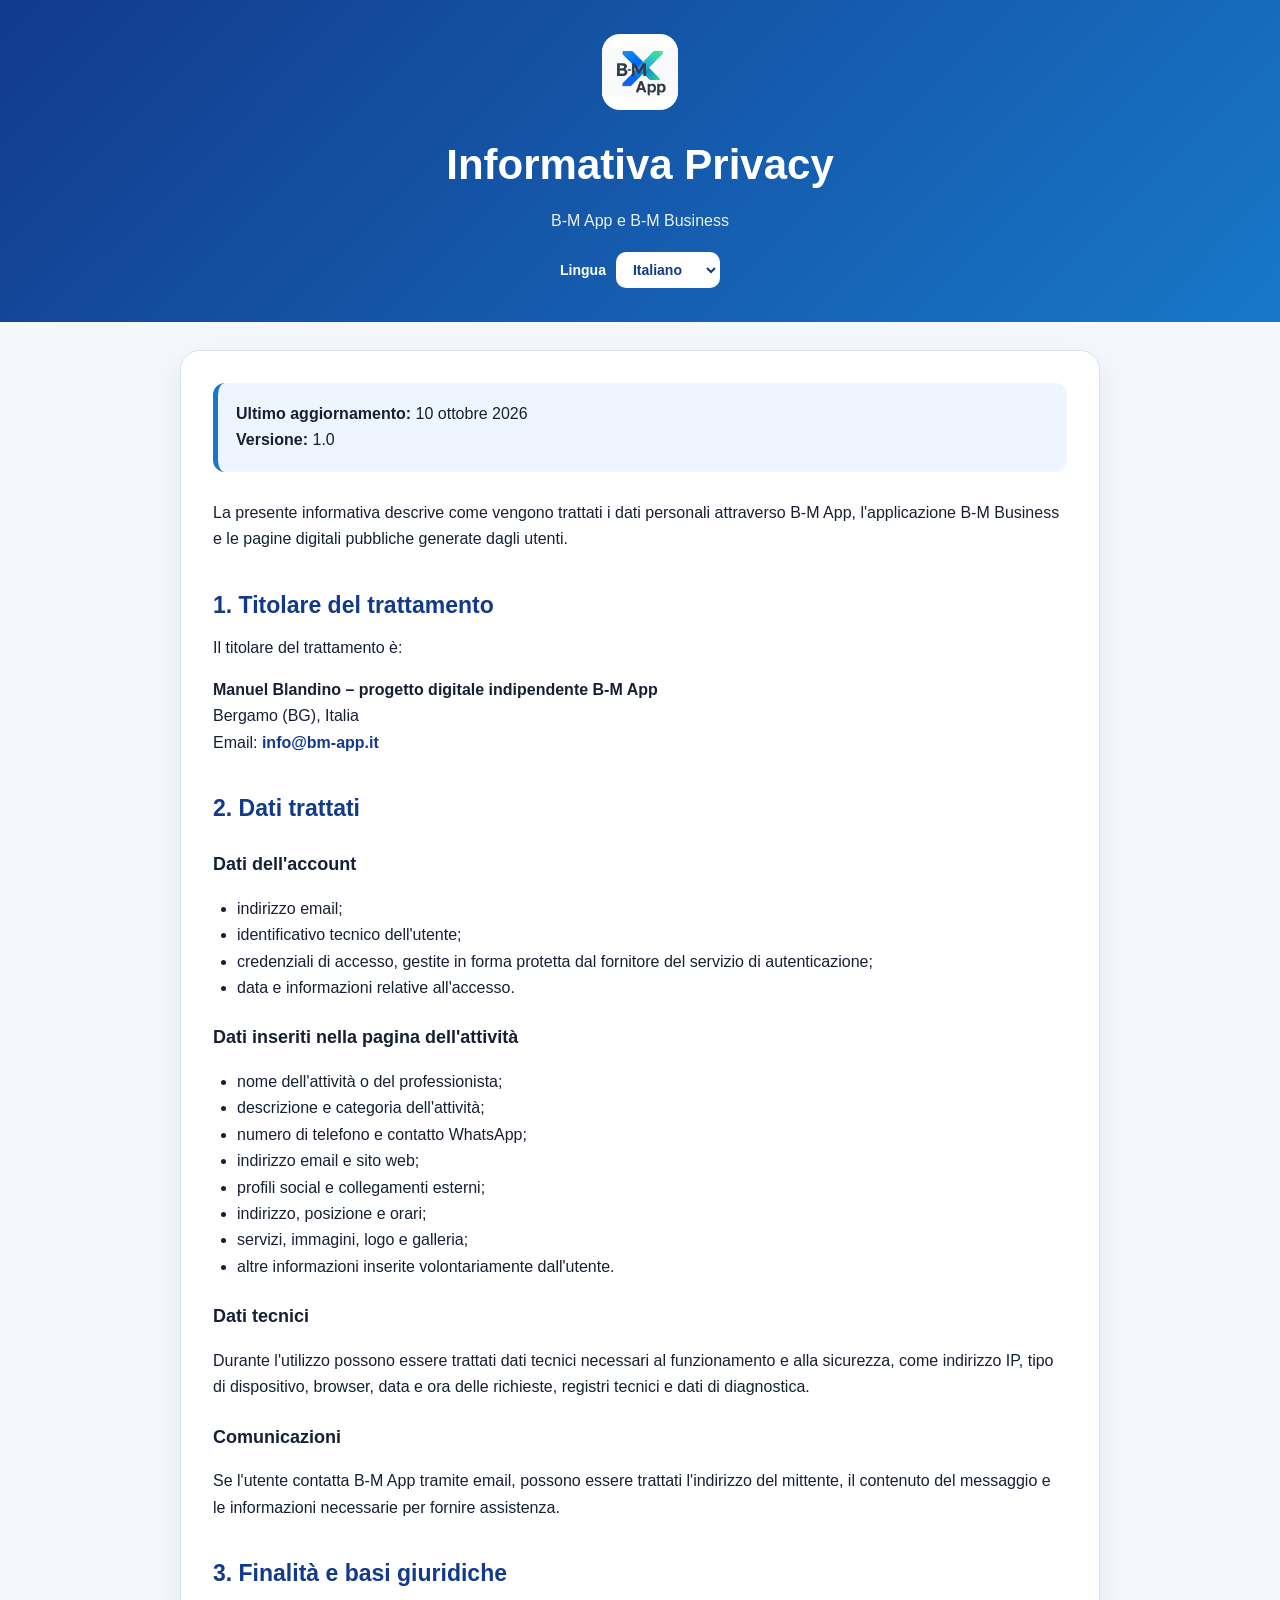
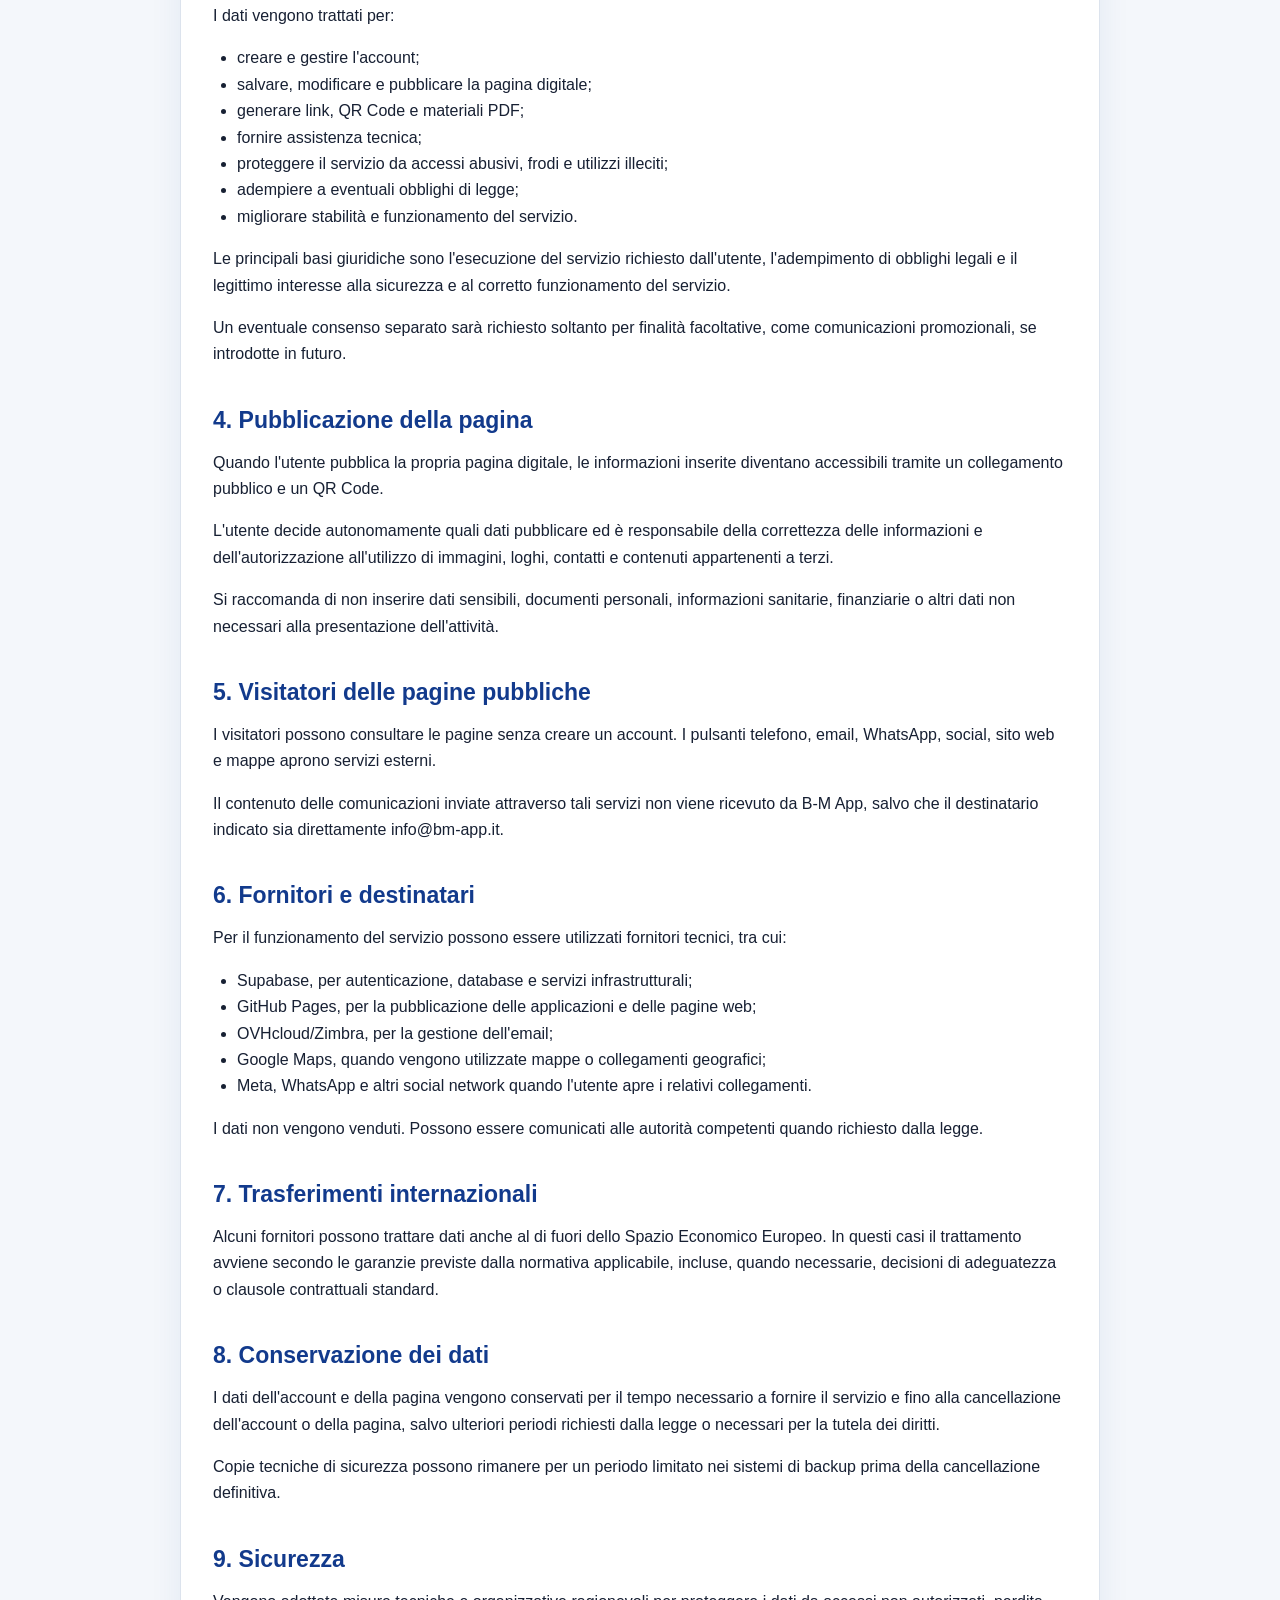
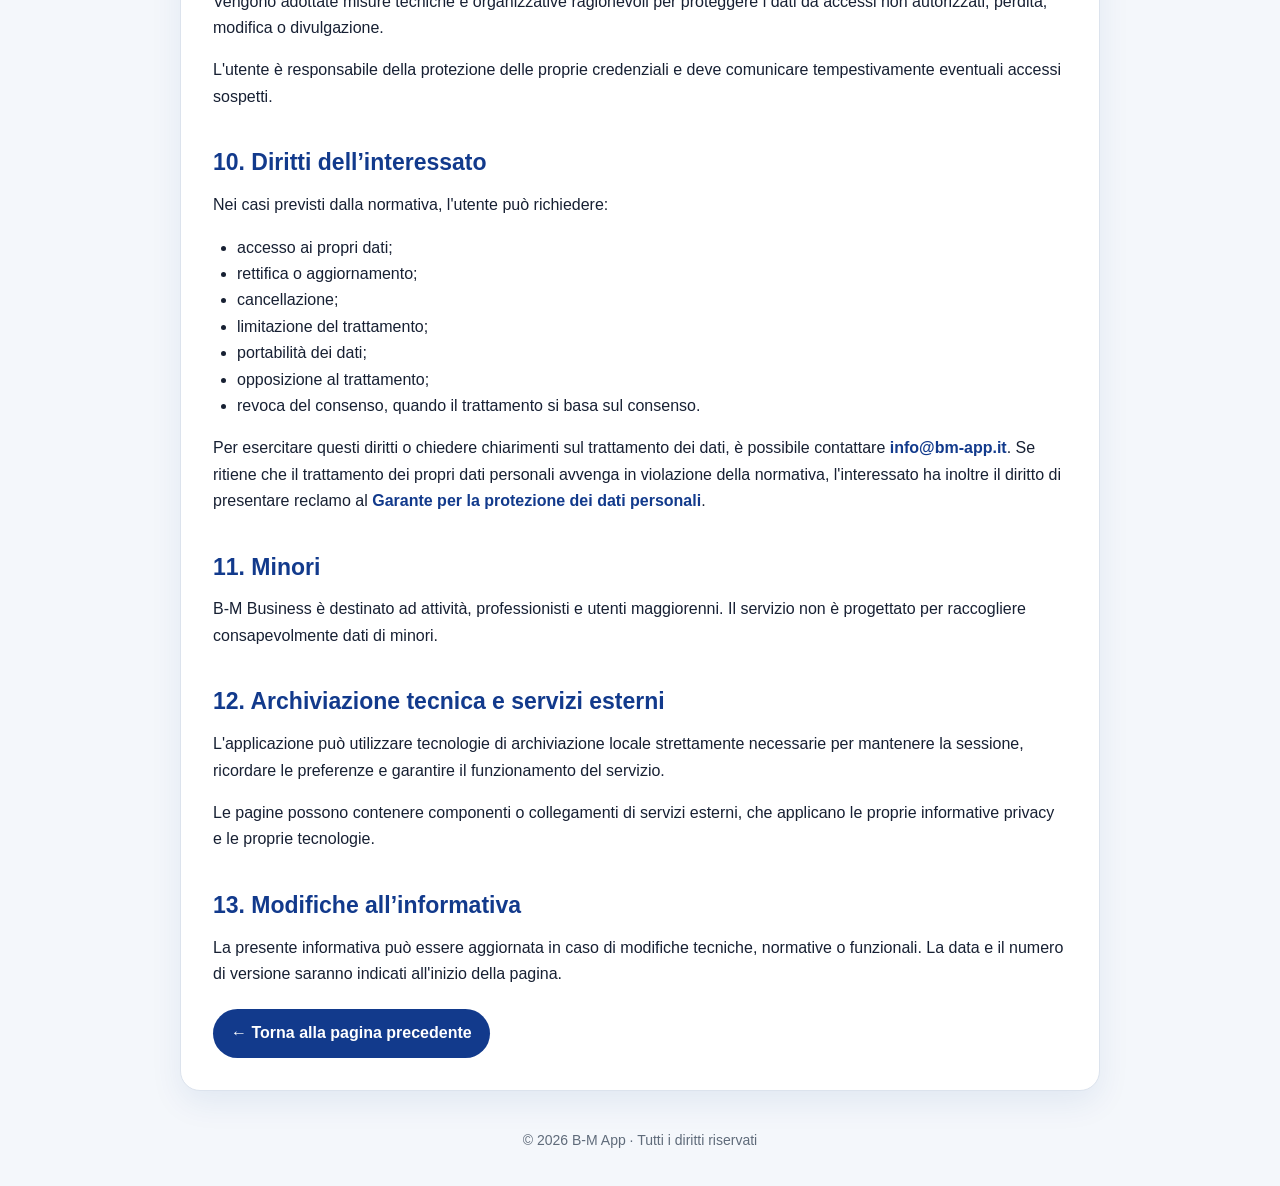
<file: privacy.html>
<!DOCTYPE html>
<html lang="it">
<head>
  <meta charset="UTF-8">
  <meta name="viewport" content="width=device-width, initial-scale=1.0">
  <title>Informativa Privacy | B-M App</title>
  <meta id="page-description" name="description" content="Informativa sul trattamento dei dati personali dei servizi B-M App e B-M Business.">
  <meta name="theme-color" content="#123A8C">
  <link rel="icon" type="image/png" href="/images/logo-bm.png">

  <style>
    :root {
      --primary: #123a8c;
      --secondary: #1877c9;
      --background: #f4f7fb;
      --surface: #ffffff;
      --text: #172033;
      --muted: #5f6b7a;
      --border: #dce3ed;
      --notice: #eef5ff;
    }

    * { box-sizing: border-box; }

    body {
      margin: 0;
      background: var(--background);
      color: var(--text);
      font-family: Arial, Helvetica, sans-serif;
      line-height: 1.65;
    }

    .privacy-header {
      padding: 34px 20px;
      color: #ffffff;
      text-align: center;
      background: linear-gradient(135deg, var(--primary), var(--secondary));
    }

    .privacy-logo {
      width: 76px;
      height: 76px;
      margin-bottom: 12px;
      border-radius: 18px;
      background: #ffffff;
      object-fit: contain;
    }

    .privacy-header h1 {
      margin: 0;
      font-size: clamp(28px, 5vw, 42px);
    }

    .privacy-header p {
      margin: 8px 0 0;
      color: #ffffff;
      opacity: 0.92;
    }

    .language-control {
      display: flex;
      justify-content: center;
      align-items: center;
      gap: 10px;
      margin-top: 18px;
    }

    .language-control label {
      color: #ffffff;
      font-size: 14px;
      font-weight: 700;
    }

    .language-control select {
      padding: 8px 12px;
      border: 1px solid rgba(255, 255, 255, 0.65);
      border-radius: 10px;
      color: var(--primary);
      background: #ffffff;
      font-size: 14px;
      font-weight: 700;
      cursor: pointer;
    }

    .privacy-container {
      width: min(920px, calc(100% - 28px));
      margin: 28px auto;
      padding: 32px;
      border: 1px solid var(--border);
      border-radius: 20px;
      background: var(--surface);
      box-shadow: 0 12px 32px rgba(18, 58, 140, 0.08);
    }

    .privacy-notice {
      margin-bottom: 28px;
      padding: 18px;
      border-left: 5px solid var(--secondary);
      border-radius: 12px;
      background: var(--notice);
    }

    h2 {
      margin-top: 34px;
      margin-bottom: 10px;
      color: var(--primary);
      font-size: 23px;
    }

    h3 {
      margin-top: 22px;
      margin-bottom: 8px;
      color: var(--text);
      font-size: 18px;
    }

    p, li { color: var(--text); }
    ul { padding-left: 24px; }

    a {
      color: var(--primary);
      font-weight: 700;
      text-decoration: none;
    }

    a:hover { text-decoration: underline; }

    .privacy-footer {
      padding: 10px 20px 34px;
      color: var(--muted);
      text-align: center;
      font-size: 14px;
    }

    .back-link {
      display: inline-block;
      margin-top: 22px;
      padding: 11px 18px;
      border-radius: 999px;
      color: #ffffff;
      background: var(--primary);
    }

    .back-link:hover {
      text-decoration: none;
      background: #0d2f75;
    }

    @media (max-width: 600px) {
      .privacy-container {
        padding: 22px 18px;
        border-radius: 14px;
      }

      h2 { font-size: 21px; }
    }
  </style>
</head>

<body>
  <header class="privacy-header">
    <img class="privacy-logo" src="/images/logo-bm.png" alt="Logo B-M App">
    <h1 id="privacy-title">Informativa Privacy</h1>
    <p id="privacy-subtitle">B-M App e B-M Business</p>

    <div class="language-control">
      <label id="language-label" for="language-select">Lingua</label>
      <select id="language-select" aria-label="Lingua">
        <option value="it">Italiano</option>
        <option value="en">English</option>
        <option value="es">Español</option>
        <option value="fr">Français</option>
        <option value="de">Deutsch</option>
      </select>
    </div>
  </header>

  <main class="privacy-container" id="privacy-content"></main>

  <footer class="privacy-footer" id="privacy-footer">
    © 2026 B-M App · Tutti i diritti riservati
  </footer>

  <script>
    const commonController = {
      it: '<strong>Manuel Blandino – progetto digitale indipendente B-M App</strong><br>Bergamo (BG), Italia<br>Email: <a href="mailto:info@bm-app.it">info@bm-app.it</a>',
      en: '<strong>Manuel Blandino – independent digital project B-M App</strong><br>Bergamo (BG), Italy<br>Email: <a href="mailto:info@bm-app.it">info@bm-app.it</a>',
      es: '<strong>Manuel Blandino – proyecto digital independiente B-M App</strong><br>Bérgamo (BG), Italia<br>Correo electrónico: <a href="mailto:info@bm-app.it">info@bm-app.it</a>',
      fr: '<strong>Manuel Blandino – projet numérique indépendant B-M App</strong><br>Bergame (BG), Italie<br>E-mail : <a href="mailto:info@bm-app.it">info@bm-app.it</a>',
      de: '<strong>Manuel Blandino – unabhängiges digitales Projekt B-M App</strong><br>Bergamo (BG), Italien<br>E-Mail: <a href="mailto:info@bm-app.it">info@bm-app.it</a>'
    };

    const privacyTranslations = {
      it: {
        pageTitle: 'Informativa Privacy | B-M App',
        description: 'Informativa sul trattamento dei dati personali dei servizi B-M App e B-M Business.',
        title: 'Informativa Privacy',
        language: 'Lingua',
        footer: '© 2026 B-M App · Tutti i diritti riservati',
        updated: 'Ultimo aggiornamento:',
        date: '10 ottobre 2026',
        version: 'Versione:',
        back: '← Torna alla pagina precedente',
        sections: [
          ['intro', '', `La presente informativa descrive come vengono trattati i dati personali attraverso B-M App, l'applicazione B-M Business e le pagine digitali pubbliche generate dagli utenti.`],
          ['1. Titolare del trattamento', '', `Il titolare del trattamento è:<p>${commonController.it}</p>`],
          ['2. Dati trattati', `
            <h3>Dati dell'account</h3>
            <ul><li>indirizzo email;</li><li>identificativo tecnico dell'utente;</li><li>credenziali di accesso, gestite in forma protetta dal fornitore del servizio di autenticazione;</li><li>data e informazioni relative all'accesso.</li></ul>
            <h3>Dati inseriti nella pagina dell'attività</h3>
            <ul><li>nome dell'attività o del professionista;</li><li>descrizione e categoria dell'attività;</li><li>numero di telefono e contatto WhatsApp;</li><li>indirizzo email e sito web;</li><li>profili social e collegamenti esterni;</li><li>indirizzo, posizione e orari;</li><li>servizi, immagini, logo e galleria;</li><li>altre informazioni inserite volontariamente dall'utente.</li></ul>
            <h3>Dati tecnici</h3><p>Durante l'utilizzo possono essere trattati dati tecnici necessari al funzionamento e alla sicurezza, come indirizzo IP, tipo di dispositivo, browser, data e ora delle richieste, registri tecnici e dati di diagnostica.</p>
            <h3>Comunicazioni</h3><p>Se l'utente contatta B-M App tramite email, possono essere trattati l'indirizzo del mittente, il contenuto del messaggio e le informazioni necessarie per fornire assistenza.</p>`, ''],
          ['3. Finalità e basi giuridiche', '', `I dati vengono trattati per:<ul><li>creare e gestire l'account;</li><li>salvare, modificare e pubblicare la pagina digitale;</li><li>generare link, QR Code e materiali PDF;</li><li>fornire assistenza tecnica;</li><li>proteggere il servizio da accessi abusivi, frodi e utilizzi illeciti;</li><li>adempiere a eventuali obblighi di legge;</li><li>migliorare stabilità e funzionamento del servizio.</li></ul><p>Le principali basi giuridiche sono l'esecuzione del servizio richiesto dall'utente, l'adempimento di obblighi legali e il legittimo interesse alla sicurezza e al corretto funzionamento del servizio.</p><p>Un eventuale consenso separato sarà richiesto soltanto per finalità facoltative, come comunicazioni promozionali, se introdotte in futuro.</p>`],
          ['4. Pubblicazione della pagina', '', `Quando l'utente pubblica la propria pagina digitale, le informazioni inserite diventano accessibili tramite un collegamento pubblico e un QR Code.<p>L'utente decide autonomamente quali dati pubblicare ed è responsabile della correttezza delle informazioni e dell'autorizzazione all'utilizzo di immagini, loghi, contatti e contenuti appartenenti a terzi.</p><p>Si raccomanda di non inserire dati sensibili, documenti personali, informazioni sanitarie, finanziarie o altri dati non necessari alla presentazione dell'attività.</p>`],
          ['5. Visitatori delle pagine pubbliche', '', `I visitatori possono consultare le pagine senza creare un account. I pulsanti telefono, email, WhatsApp, social, sito web e mappe aprono servizi esterni.<p>Il contenuto delle comunicazioni inviate attraverso tali servizi non viene ricevuto da B-M App, salvo che il destinatario indicato sia direttamente info@bm-app.it.</p>`],
          ['6. Fornitori e destinatari', '', `Per il funzionamento del servizio possono essere utilizzati fornitori tecnici, tra cui:<ul><li>Supabase, per autenticazione, database e servizi infrastrutturali;</li><li>GitHub Pages, per la pubblicazione delle applicazioni e delle pagine web;</li><li>OVHcloud/Zimbra, per la gestione dell'email;</li><li>Google Maps, quando vengono utilizzate mappe o collegamenti geografici;</li><li>Meta, WhatsApp e altri social network quando l'utente apre i relativi collegamenti.</li></ul><p>I dati non vengono venduti. Possono essere comunicati alle autorità competenti quando richiesto dalla legge.</p>`],
          ['7. Trasferimenti internazionali', '', `Alcuni fornitori possono trattare dati anche al di fuori dello Spazio Economico Europeo. In questi casi il trattamento avviene secondo le garanzie previste dalla normativa applicabile, incluse, quando necessarie, decisioni di adeguatezza o clausole contrattuali standard.`],
          ['8. Conservazione dei dati', '', `I dati dell'account e della pagina vengono conservati per il tempo necessario a fornire il servizio e fino alla cancellazione dell'account o della pagina, salvo ulteriori periodi richiesti dalla legge o necessari per la tutela dei diritti.<p>Copie tecniche di sicurezza possono rimanere per un periodo limitato nei sistemi di backup prima della cancellazione definitiva.</p>`],
          ['9. Sicurezza', '', `Vengono adottate misure tecniche e organizzative ragionevoli per proteggere i dati da accessi non autorizzati, perdita, modifica o divulgazione.<p>L'utente è responsabile della protezione delle proprie credenziali e deve comunicare tempestivamente eventuali accessi sospetti.</p>`],
          ['10. Diritti dell’interessato', '', `Nei casi previsti dalla normativa, l'utente può richiedere:<ul><li>accesso ai propri dati;</li><li>rettifica o aggiornamento;</li><li>cancellazione;</li><li>limitazione del trattamento;</li><li>portabilità dei dati;</li><li>opposizione al trattamento;</li><li>revoca del consenso, quando il trattamento si basa sul consenso.</li></ul><p>Per esercitare questi diritti o chiedere chiarimenti sul trattamento dei dati, è possibile contattare <a href="mailto:info@bm-app.it">info@bm-app.it</a>. Se ritiene che il trattamento dei propri dati personali avvenga in violazione della normativa, l'interessato ha inoltre il diritto di presentare reclamo al <a href="https://www.garanteprivacy.it/" target="_blank" rel="noopener noreferrer">Garante per la protezione dei dati personali</a>.</p>`],
          ['11. Minori', '', `B-M Business è destinato ad attività, professionisti e utenti maggiorenni. Il servizio non è progettato per raccogliere consapevolmente dati di minori.`],
          ['12. Archiviazione tecnica e servizi esterni', '', `L'applicazione può utilizzare tecnologie di archiviazione locale strettamente necessarie per mantenere la sessione, ricordare le preferenze e garantire il funzionamento del servizio.<p>Le pagine possono contenere componenti o collegamenti di servizi esterni, che applicano le proprie informative privacy e le proprie tecnologie.</p>`],
          ['13. Modifiche all’informativa', '', `La presente informativa può essere aggiornata in caso di modifiche tecniche, normative o funzionali. La data e il numero di versione saranno indicati all'inizio della pagina.`]
        ]
      },

      en: {
        pageTitle: 'Privacy Policy | B-M App',
        description: 'Privacy policy for personal data processed through B-M App and B-M Business.',
        title: 'Privacy Policy', language: 'Language',
        footer: '© 2026 B-M App · All rights reserved',
        updated: 'Last updated:', date: '10 October 2026', version: 'Version:',
        back: '← Return to the previous page',
        sections: [
          ['intro', '', `This policy explains how personal data is processed through B-M App, the B-M Business application and the public digital pages generated by users.`],
          ['1. Data controller', '', `The data controller is:<p>${commonController.en}</p>`],
          ['2. Data processed', `<h3>Account data</h3><ul><li>email address;</li><li>technical user identifier;</li><li>login credentials, securely managed by the authentication service provider;</li><li>date and information relating to access.</li></ul><h3>Data entered on the business page</h3><ul><li>name of the business or professional;</li><li>business description and category;</li><li>telephone number and WhatsApp contact;</li><li>email address and website;</li><li>social profiles and external links;</li><li>address, location and opening hours;</li><li>services, images, logo and gallery;</li><li>other information voluntarily entered by the user.</li></ul><h3>Technical data</h3><p>Technical data necessary for operation and security may be processed during use, such as IP address, device type, browser, date and time of requests, technical logs and diagnostic data.</p><h3>Communications</h3><p>If the user contacts B-M App by email, the sender's address, the content of the message and the information needed to provide assistance may be processed.</p>`, ''],
          ['3. Purposes and legal bases', '', `Data is processed to:<ul><li>create and manage the account;</li><li>save, edit and publish the digital page;</li><li>generate links, QR Codes and PDF materials;</li><li>provide technical support;</li><li>protect the service against unauthorised access, fraud and unlawful use;</li><li>comply with legal obligations;</li><li>improve the stability and operation of the service.</li></ul><p>The main legal bases are the performance of the service requested by the user, compliance with legal obligations and the legitimate interest in the security and proper operation of the service.</p><p>Separate consent will be requested only for optional purposes, such as promotional communications, if introduced in the future.</p>`],
          ['4. Publication of the page', '', `When users publish their digital page, the information entered becomes accessible through a public link and a QR Code.<p>Users independently decide which data to publish and are responsible for the accuracy of the information and for having permission to use images, logos, contact details and content belonging to third parties.</p><p>Users are advised not to enter sensitive data, personal documents, health or financial information, or other data not required to present the business.</p>`],
          ['5. Visitors to public pages', '', `Visitors can view pages without creating an account. Telephone, email, WhatsApp, social, website and map buttons open external services.<p>The content of communications sent through those services is not received by B-M App unless the specified recipient is directly info@bm-app.it.</p>`],
          ['6. Providers and recipients', '', `Technical providers may be used to operate the service, including:<ul><li>Supabase, for authentication, databases and infrastructure services;</li><li>GitHub Pages, for publishing applications and web pages;</li><li>OVHcloud/Zimbra, for email management;</li><li>Google Maps, when maps or geographical links are used;</li><li>Meta, WhatsApp and other social networks when users open the relevant links.</li></ul><p>Data is not sold. It may be disclosed to competent authorities where required by law.</p>`],
          ['7. International transfers', '', `Some providers may process data outside the European Economic Area. In such cases, processing takes place under the safeguards required by applicable law, including adequacy decisions or standard contractual clauses where necessary.`],
          ['8. Data retention', '', `Account and page data is retained for as long as necessary to provide the service and until the account or page is deleted, subject to any additional periods required by law or necessary to protect legal rights.<p>Technical backup copies may remain in backup systems for a limited period before final deletion.</p>`],
          ['9. Security', '', `Reasonable technical and organisational measures are adopted to protect data against unauthorised access, loss, alteration or disclosure.<p>Users are responsible for protecting their credentials and must promptly report any suspected unauthorised access.</p>`],
          ['10. Data subject rights', '', `Where provided for by law, users may request:<ul><li>access to their data;</li><li>rectification or updating;</li><li>erasure;</li><li>restriction of processing;</li><li>data portability;</li><li>objection to processing;</li><li>withdrawal of consent where processing is based on consent.</li></ul><p>To exercise these rights or request clarification about data processing, contact <a href="mailto:info@bm-app.it">info@bm-app.it</a>. If a data subject believes that their personal data is being processed in breach of applicable law, they also have the right to lodge a complaint with the <a href="https://www.garanteprivacy.it/" target="_blank" rel="noopener noreferrer">Italian Data Protection Authority</a>.</p>`],
          ['11. Minors', '', `B-M Business is intended for businesses, professionals and adult users. The service is not designed to knowingly collect data from minors.`],
          ['12. Technical storage and external services', '', `The application may use local storage technologies that are strictly necessary to maintain the session, remember preferences and ensure the operation of the service.<p>Pages may contain components or links from external services, which apply their own privacy policies and technologies.</p>`],
          ['13. Changes to this policy', '', `This policy may be updated following technical, regulatory or functional changes. The date and version number will be shown at the beginning of the page.`]
        ]
      },

      es: {
        pageTitle: 'Política de privacidad | B-M App',
        description: 'Política sobre el tratamiento de datos personales en B-M App y B-M Business.',
        title: 'Política de privacidad', language: 'Idioma',
        footer: '© 2026 B-M App · Todos los derechos reservados',
        updated: 'Última actualización:', date: '10 de octubre de 2026', version: 'Versión:',
        back: '← Volver a la página anterior',
        sections: [
          ['intro', '', `Esta política describe cómo se tratan los datos personales a través de B-M App, la aplicación B-M Business y las páginas digitales públicas generadas por los usuarios.`],
          ['1. Responsable del tratamiento', '', `El responsable del tratamiento es:<p>${commonController.es}</p>`],
          ['2. Datos tratados', `<h3>Datos de la cuenta</h3><ul><li>dirección de correo electrónico;</li><li>identificador técnico del usuario;</li><li>credenciales de acceso, gestionadas de forma protegida por el proveedor del servicio de autenticación;</li><li>fecha e información relativa al acceso.</li></ul><h3>Datos introducidos en la página de la actividad</h3><ul><li>nombre de la actividad o del profesional;</li><li>descripción y categoría de la actividad;</li><li>número de teléfono y contacto de WhatsApp;</li><li>dirección de correo electrónico y sitio web;</li><li>perfiles sociales y enlaces externos;</li><li>dirección, ubicación y horarios;</li><li>servicios, imágenes, logotipo y galería;</li><li>otra información introducida voluntariamente por el usuario.</li></ul><h3>Datos técnicos</h3><p>Durante el uso pueden tratarse datos técnicos necesarios para el funcionamiento y la seguridad, como la dirección IP, el tipo de dispositivo, el navegador, la fecha y hora de las solicitudes, los registros técnicos y los datos de diagnóstico.</p><h3>Comunicaciones</h3><p>Si el usuario contacta con B-M App por correo electrónico, podrán tratarse la dirección del remitente, el contenido del mensaje y la información necesaria para prestar asistencia.</p>`, ''],
          ['3. Finalidades y bases jurídicas', '', `Los datos se tratan para:<ul><li>crear y gestionar la cuenta;</li><li>guardar, modificar y publicar la página digital;</li><li>generar enlaces, códigos QR y materiales PDF;</li><li>prestar asistencia técnica;</li><li>proteger el servicio contra accesos no autorizados, fraudes y usos ilícitos;</li><li>cumplir obligaciones legales;</li><li>mejorar la estabilidad y el funcionamiento del servicio.</li></ul><p>Las principales bases jurídicas son la ejecución del servicio solicitado por el usuario, el cumplimiento de obligaciones legales y el interés legítimo en la seguridad y el correcto funcionamiento del servicio.</p><p>Solo se solicitará un consentimiento independiente para finalidades opcionales, como comunicaciones promocionales, si se introducen en el futuro.</p>`],
          ['4. Publicación de la página', '', `Cuando el usuario publica su página digital, la información introducida pasa a ser accesible mediante un enlace público y un código QR.<p>El usuario decide de forma autónoma qué datos publica y es responsable de la exactitud de la información y de contar con autorización para utilizar imágenes, logotipos, contactos y contenidos de terceros.</p><p>Se recomienda no introducir datos sensibles, documentos personales, información sanitaria o financiera ni otros datos que no sean necesarios para presentar la actividad.</p>`],
          ['5. Visitantes de las páginas públicas', '', `Los visitantes pueden consultar las páginas sin crear una cuenta. Los botones de teléfono, correo electrónico, WhatsApp, redes sociales, sitio web y mapas abren servicios externos.<p>B-M App no recibe el contenido de las comunicaciones enviadas mediante esos servicios, salvo que el destinatario indicado sea directamente info@bm-app.it.</p>`],
          ['6. Proveedores y destinatarios', '', `Para el funcionamiento del servicio pueden utilizarse proveedores técnicos, entre ellos:<ul><li>Supabase, para autenticación, bases de datos y servicios de infraestructura;</li><li>GitHub Pages, para publicar aplicaciones y páginas web;</li><li>OVHcloud/Zimbra, para la gestión del correo electrónico;</li><li>Google Maps, cuando se utilizan mapas o enlaces geográficos;</li><li>Meta, WhatsApp y otras redes sociales cuando el usuario abre los enlaces correspondientes.</li></ul><p>Los datos no se venden. Podrán comunicarse a las autoridades competentes cuando así lo exija la ley.</p>`],
          ['7. Transferencias internacionales', '', `Algunos proveedores pueden tratar datos fuera del Espacio Económico Europeo. En esos casos, el tratamiento se realiza con las garantías previstas por la normativa aplicable, incluidas, cuando sean necesarias, decisiones de adecuación o cláusulas contractuales tipo.`],
          ['8. Conservación de los datos', '', `Los datos de la cuenta y de la página se conservan durante el tiempo necesario para prestar el servicio y hasta la eliminación de la cuenta o de la página, salvo periodos adicionales exigidos por la ley o necesarios para proteger derechos.<p>Las copias técnicas de seguridad pueden permanecer durante un periodo limitado en los sistemas de copia de seguridad antes de su eliminación definitiva.</p>`],
          ['9. Seguridad', '', `Se adoptan medidas técnicas y organizativas razonables para proteger los datos contra accesos no autorizados, pérdidas, modificaciones o divulgaciones.<p>El usuario es responsable de proteger sus credenciales y debe comunicar rápidamente cualquier acceso sospechoso.</p>`],
          ['10. Derechos del interesado', '', `En los casos previstos por la normativa, el usuario puede solicitar:<ul><li>acceso a sus datos;</li><li>rectificación o actualización;</li><li>supresión;</li><li>limitación del tratamiento;</li><li>portabilidad de los datos;</li><li>oposición al tratamiento;</li><li>retirada del consentimiento cuando el tratamiento se base en el consentimiento.</li></ul><p>Para ejercer estos derechos o solicitar aclaraciones sobre el tratamiento, puede escribir a <a href="mailto:info@bm-app.it">info@bm-app.it</a>. Si el interesado considera que sus datos personales se tratan infringiendo la normativa, también tiene derecho a presentar una reclamación ante la <a href="https://www.garanteprivacy.it/" target="_blank" rel="noopener noreferrer">Autoridad Italiana de Protección de Datos</a>.</p>`],
          ['11. Menores', '', `B-M Business está destinado a actividades, profesionales y usuarios adultos. El servicio no está diseñado para recopilar conscientemente datos de menores.`],
          ['12. Almacenamiento técnico y servicios externos', '', `La aplicación puede utilizar tecnologías de almacenamiento local estrictamente necesarias para mantener la sesión, recordar las preferencias y garantizar el funcionamiento del servicio.<p>Las páginas pueden contener componentes o enlaces de servicios externos, que aplican sus propias políticas de privacidad y tecnologías.</p>`],
          ['13. Cambios en esta política', '', `Esta política puede actualizarse debido a cambios técnicos, normativos o funcionales. La fecha y el número de versión se indicarán al principio de la página.`]
        ]
      },

      fr: {
        pageTitle: 'Politique de confidentialité | B-M App',
        description: 'Politique relative au traitement des données personnelles dans B-M App et B-M Business.',
        title: 'Politique de confidentialité', language: 'Langue',
        footer: '© 2026 B-M App · Tous droits réservés',
        updated: 'Dernière mise à jour :', date: '10 octobre 2026', version: 'Version :',
        back: '← Retour à la page précédente',
        sections: [
          ['intro', '', `La présente politique décrit la manière dont les données personnelles sont traitées par B-M App, l'application B-M Business et les pages numériques publiques générées par les utilisateurs.`],
          ['1. Responsable du traitement', '', `Le responsable du traitement est :<p>${commonController.fr}</p>`],
          ['2. Données traitées', `<h3>Données du compte</h3><ul><li>adresse e-mail ;</li><li>identifiant technique de l'utilisateur ;</li><li>identifiants de connexion, gérés de manière sécurisée par le fournisseur du service d'authentification ;</li><li>date et informations relatives à la connexion.</li></ul><h3>Données saisies sur la page de l'activité</h3><ul><li>nom de l'activité ou du professionnel ;</li><li>description et catégorie de l'activité ;</li><li>numéro de téléphone et contact WhatsApp ;</li><li>adresse e-mail et site web ;</li><li>profils sociaux et liens externes ;</li><li>adresse, localisation et horaires ;</li><li>services, images, logo et galerie ;</li><li>autres informations saisies volontairement par l'utilisateur.</li></ul><h3>Données techniques</h3><p>Des données techniques nécessaires au fonctionnement et à la sécurité peuvent être traitées pendant l'utilisation, telles que l'adresse IP, le type d'appareil, le navigateur, la date et l'heure des requêtes, les journaux techniques et les données de diagnostic.</p><h3>Communications</h3><p>Si l'utilisateur contacte B-M App par e-mail, l'adresse de l'expéditeur, le contenu du message et les informations nécessaires pour fournir une assistance peuvent être traités.</p>`, ''],
          ['3. Finalités et bases juridiques', '', `Les données sont traitées afin de :<ul><li>créer et gérer le compte ;</li><li>enregistrer, modifier et publier la page numérique ;</li><li>générer des liens, des QR Codes et des documents PDF ;</li><li>fournir une assistance technique ;</li><li>protéger le service contre les accès non autorisés, la fraude et les utilisations illicites ;</li><li>respecter les obligations légales ;</li><li>améliorer la stabilité et le fonctionnement du service.</li></ul><p>Les principales bases juridiques sont l'exécution du service demandé par l'utilisateur, le respect des obligations légales et l'intérêt légitime lié à la sécurité et au bon fonctionnement du service.</p><p>Un consentement distinct ne sera demandé que pour des finalités facultatives, telles que les communications promotionnelles, si elles sont introduites à l'avenir.</p>`],
          ['4. Publication de la page', '', `Lorsque l'utilisateur publie sa page numérique, les informations saisies deviennent accessibles au moyen d'un lien public et d'un QR Code.<p>L'utilisateur décide de manière autonome des données à publier et est responsable de l'exactitude des informations ainsi que de l'autorisation d'utiliser des images, logos, coordonnées et contenus appartenant à des tiers.</p><p>Il est recommandé de ne pas saisir de données sensibles, de documents personnels, d'informations médicales ou financières, ni d'autres données inutiles à la présentation de l'activité.</p>`],
          ['5. Visiteurs des pages publiques', '', `Les visiteurs peuvent consulter les pages sans créer de compte. Les boutons téléphone, e-mail, WhatsApp, réseaux sociaux, site web et cartes ouvrent des services externes.<p>Le contenu des communications envoyées au moyen de ces services n'est pas reçu par B-M App, sauf si le destinataire indiqué est directement info@bm-app.it.</p>`],
          ['6. Fournisseurs et destinataires', '', `Des fournisseurs techniques peuvent être utilisés pour le fonctionnement du service, notamment :<ul><li>Supabase, pour l'authentification, les bases de données et les services d'infrastructure ;</li><li>GitHub Pages, pour la publication des applications et des pages web ;</li><li>OVHcloud/Zimbra, pour la gestion des e-mails ;</li><li>Google Maps, lorsque des cartes ou des liens géographiques sont utilisés ;</li><li>Meta, WhatsApp et d'autres réseaux sociaux lorsque l'utilisateur ouvre les liens correspondants.</li></ul><p>Les données ne sont pas vendues. Elles peuvent être communiquées aux autorités compétentes lorsque la loi l'exige.</p>`],
          ['7. Transferts internationaux', '', `Certains fournisseurs peuvent traiter des données en dehors de l'Espace économique européen. Dans ce cas, le traitement est effectué conformément aux garanties prévues par la législation applicable, notamment, si nécessaire, les décisions d'adéquation ou les clauses contractuelles types.`],
          ['8. Conservation des données', '', `Les données du compte et de la page sont conservées pendant la durée nécessaire à la fourniture du service et jusqu'à la suppression du compte ou de la page, sous réserve des délais supplémentaires imposés par la loi ou nécessaires à la protection des droits.<p>Des copies techniques de sauvegarde peuvent rester dans les systèmes de sauvegarde pendant une durée limitée avant leur suppression définitive.</p>`],
          ['9. Sécurité', '', `Des mesures techniques et organisationnelles raisonnables sont adoptées afin de protéger les données contre tout accès non autorisé, toute perte, modification ou divulgation.<p>L'utilisateur est responsable de la protection de ses identifiants et doit signaler rapidement tout accès suspect.</p>`],
          ['10. Droits de la personne concernée', '', `Dans les cas prévus par la législation, l'utilisateur peut demander :<ul><li>l'accès à ses données ;</li><li>leur rectification ou mise à jour ;</li><li>leur effacement ;</li><li>la limitation du traitement ;</li><li>la portabilité des données ;</li><li>l'opposition au traitement ;</li><li>le retrait du consentement lorsque le traitement repose sur le consentement.</li></ul><p>Pour exercer ces droits ou demander des précisions sur le traitement, contactez <a href="mailto:info@bm-app.it">info@bm-app.it</a>. Si la personne concernée estime que ses données personnelles sont traitées en violation de la législation, elle a également le droit d'introduire une réclamation auprès de <a href="https://www.garanteprivacy.it/" target="_blank" rel="noopener noreferrer">l'Autorité italienne de protection des données</a>.</p>`],
          ['11. Mineurs', '', `B-M Business est destiné aux activités, aux professionnels et aux utilisateurs majeurs. Le service n'est pas conçu pour collecter sciemment des données de mineurs.`],
          ['12. Stockage technique et services externes', '', `L'application peut utiliser des technologies de stockage local strictement nécessaires au maintien de la session, à la mémorisation des préférences et au fonctionnement du service.<p>Les pages peuvent contenir des composants ou des liens de services externes, qui appliquent leurs propres politiques de confidentialité et technologies.</p>`],
          ['13. Modifications de la politique', '', `La présente politique peut être mise à jour en cas de modifications techniques, réglementaires ou fonctionnelles. La date et le numéro de version seront indiqués au début de la page.`]
        ]
      },

      de: {
        pageTitle: 'Datenschutzerklärung | B-M App',
        description: 'Datenschutzerklärung zur Verarbeitung personenbezogener Daten durch B-M App und B-M Business.',
        title: 'Datenschutzerklärung', language: 'Sprache',
        footer: '© 2026 B-M App · Alle Rechte vorbehalten',
        updated: 'Letzte Aktualisierung:', date: '10. Oktober 2026', version: 'Version:',
        back: '← Zur vorherigen Seite zurückkehren',
        sections: [
          ['intro', '', `Diese Datenschutzerklärung erläutert, wie personenbezogene Daten über B-M App, die Anwendung B-M Business und die von Nutzern erstellten öffentlichen digitalen Seiten verarbeitet werden.`],
          ['1. Verantwortlicher', '', `Verantwortlicher für die Datenverarbeitung ist:<p>${commonController.de}</p>`],
          ['2. Verarbeitete Daten', `<h3>Kontodaten</h3><ul><li>E-Mail-Adresse;</li><li>technische Benutzerkennung;</li><li>Anmeldedaten, die vom Anbieter des Authentifizierungsdienstes geschützt verwaltet werden;</li><li>Datum und Informationen zur Anmeldung.</li></ul><h3>Auf der Unternehmensseite eingegebene Daten</h3><ul><li>Name des Unternehmens oder der Fachkraft;</li><li>Beschreibung und Kategorie der Tätigkeit;</li><li>Telefonnummer und WhatsApp-Kontakt;</li><li>E-Mail-Adresse und Website;</li><li>Social-Media-Profile und externe Links;</li><li>Adresse, Standort und Öffnungszeiten;</li><li>Dienstleistungen, Bilder, Logo und Galerie;</li><li>weitere vom Benutzer freiwillig eingegebene Informationen.</li></ul><h3>Technische Daten</h3><p>Während der Nutzung können technische Daten verarbeitet werden, die für den Betrieb und die Sicherheit erforderlich sind, wie IP-Adresse, Gerätetyp, Browser, Datum und Uhrzeit der Anfragen, technische Protokolle und Diagnosedaten.</p><h3>Kommunikation</h3><p>Wenn der Benutzer B-M App per E-Mail kontaktiert, können die Adresse des Absenders, der Inhalt der Nachricht und die für die Unterstützung erforderlichen Informationen verarbeitet werden.</p>`, ''],
          ['3. Zwecke und Rechtsgrundlagen', '', `Die Daten werden verarbeitet, um:<ul><li>das Konto zu erstellen und zu verwalten;</li><li>die digitale Seite zu speichern, zu bearbeiten und zu veröffentlichen;</li><li>Links, QR-Codes und PDF-Materialien zu erstellen;</li><li>technischen Support bereitzustellen;</li><li>den Dienst vor unbefugtem Zugriff, Betrug und rechtswidriger Nutzung zu schützen;</li><li>gesetzliche Verpflichtungen zu erfüllen;</li><li>Stabilität und Funktionsfähigkeit des Dienstes zu verbessern.</li></ul><p>Die wichtigsten Rechtsgrundlagen sind die Erbringung des vom Benutzer angeforderten Dienstes, die Erfüllung gesetzlicher Verpflichtungen und das berechtigte Interesse an der Sicherheit und ordnungsgemäßen Funktionsfähigkeit des Dienstes.</p><p>Eine gesonderte Einwilligung wird nur für optionale Zwecke eingeholt, etwa für Werbemitteilungen, falls diese künftig eingeführt werden.</p>`],
          ['4. Veröffentlichung der Seite', '', `Wenn der Benutzer seine digitale Seite veröffentlicht, werden die eingegebenen Informationen über einen öffentlichen Link und einen QR-Code zugänglich.<p>Der Benutzer entscheidet selbstständig, welche Daten veröffentlicht werden, und ist für die Richtigkeit der Informationen sowie für die Erlaubnis zur Nutzung von Bildern, Logos, Kontaktdaten und Inhalten Dritter verantwortlich.</p><p>Es wird empfohlen, keine sensiblen Daten, persönlichen Dokumente, Gesundheits- oder Finanzinformationen oder andere Daten einzugeben, die für die Darstellung der Tätigkeit nicht erforderlich sind.</p>`],
          ['5. Besucher öffentlicher Seiten', '', `Besucher können die Seiten ohne Erstellung eines Kontos aufrufen. Schaltflächen für Telefon, E-Mail, WhatsApp, soziale Netzwerke, Website und Karten öffnen externe Dienste.<p>Der Inhalt der über diese Dienste versandten Mitteilungen wird von B-M App nicht empfangen, sofern der angegebene Empfänger nicht direkt info@bm-app.it ist.</p>`],
          ['6. Anbieter und Empfänger', '', `Für den Betrieb des Dienstes können technische Anbieter eingesetzt werden, darunter:<ul><li>Supabase für Authentifizierung, Datenbanken und Infrastrukturdienste;</li><li>GitHub Pages für die Veröffentlichung von Anwendungen und Webseiten;</li><li>OVHcloud/Zimbra für die E-Mail-Verwaltung;</li><li>Google Maps, wenn Karten oder geografische Links verwendet werden;</li><li>Meta, WhatsApp und andere soziale Netzwerke, wenn der Benutzer die entsprechenden Links öffnet.</li></ul><p>Die Daten werden nicht verkauft. Sie können den zuständigen Behörden mitgeteilt werden, wenn dies gesetzlich vorgeschrieben ist.</p>`],
          ['7. Internationale Übermittlungen', '', `Einige Anbieter können Daten auch außerhalb des Europäischen Wirtschaftsraums verarbeiten. In diesen Fällen erfolgt die Verarbeitung gemäß den nach dem geltenden Recht erforderlichen Garantien, einschließlich, soweit erforderlich, Angemessenheitsbeschlüssen oder Standardvertragsklauseln.`],
          ['8. Speicherdauer', '', `Konto- und Seitendaten werden so lange gespeichert, wie dies zur Erbringung des Dienstes erforderlich ist, und bis das Konto oder die Seite gelöscht wird, vorbehaltlich zusätzlicher gesetzlich vorgeschriebener oder zum Schutz von Rechten erforderlicher Zeiträume.<p>Technische Sicherungskopien können für einen begrenzten Zeitraum in Sicherungssystemen verbleiben, bevor sie endgültig gelöscht werden.</p>`],
          ['9. Sicherheit', '', `Es werden angemessene technische und organisatorische Maßnahmen getroffen, um Daten vor unbefugtem Zugriff, Verlust, Änderung oder Offenlegung zu schützen.<p>Der Benutzer ist für den Schutz seiner Zugangsdaten verantwortlich und muss verdächtige Zugriffe unverzüglich melden.</p>`],
          ['10. Rechte der betroffenen Person', '', `Soweit gesetzlich vorgesehen, kann der Benutzer Folgendes verlangen:<ul><li>Auskunft über seine Daten;</li><li>Berichtigung oder Aktualisierung;</li><li>Löschung;</li><li>Einschränkung der Verarbeitung;</li><li>Datenübertragbarkeit;</li><li>Widerspruch gegen die Verarbeitung;</li><li>Widerruf der Einwilligung, wenn die Verarbeitung auf einer Einwilligung beruht.</li></ul><p>Zur Ausübung dieser Rechte oder für Fragen zur Datenverarbeitung wenden Sie sich an <a href="mailto:info@bm-app.it">info@bm-app.it</a>. Ist die betroffene Person der Ansicht, dass ihre personenbezogenen Daten unter Verstoß gegen geltendes Recht verarbeitet werden, hat sie außerdem das Recht, eine Beschwerde bei der <a href="https://www.garanteprivacy.it/" target="_blank" rel="noopener noreferrer">italienischen Datenschutzbehörde</a> einzureichen.</p>`],
          ['11. Minderjährige', '', `B-M Business richtet sich an Unternehmen, Fachkräfte und volljährige Benutzer. Der Dienst ist nicht darauf ausgelegt, wissentlich Daten von Minderjährigen zu erfassen.`],
          ['12. Technische Speicherung und externe Dienste', '', `Die Anwendung kann lokale Speichertechnologien verwenden, die unbedingt erforderlich sind, um die Sitzung aufrechtzuerhalten, Einstellungen zu speichern und den Betrieb des Dienstes zu gewährleisten.<p>Die Seiten können Komponenten oder Links externer Dienste enthalten, für die deren eigene Datenschutzerklärungen und Technologien gelten.</p>`],
          ['13. Änderungen dieser Erklärung', '', `Diese Erklärung kann aufgrund technischer, rechtlicher oder funktionaler Änderungen aktualisiert werden. Das Datum und die Versionsnummer werden am Anfang der Seite angegeben.`]
        ]
      }
    };

    const supportedLanguages = ['it', 'en', 'es', 'fr', 'de'];
    const languageSelect = document.getElementById('language-select');
    const privacyContent = document.getElementById('privacy-content');
    const privacyTitle = document.getElementById('privacy-title');
    const languageLabel = document.getElementById('language-label');
    const privacyFooter = document.getElementById('privacy-footer');
    const pageDescription = document.getElementById('page-description');

    function getRequestedLanguage() {
      const requested = new URLSearchParams(window.location.search).get('lang');
      return supportedLanguages.includes(requested) ? requested : 'it';
    }

    function buildContent(translation) {
      const notice = `
        <div class="privacy-notice">
          <strong>${translation.updated}</strong> ${translation.date}
          <br><strong>${translation.version}</strong> 1.0
        </div>`;

      const sections = translation.sections.map(([title, prefix, content]) => {
        if (title === 'intro') return `<p>${content}</p>`;
        return `
          <h2>${title}</h2>
          ${prefix}
          <div class="section-content">${content}</div>
        `;
      }).join('');

      return `${notice}${sections}
        <a class="back-link" href="https://business.bm-app.it/" data-back-link>
          ${translation.back}
        </a>`;
    }

    function renderPrivacy(language) {
      const translation = privacyTranslations[language];

      document.documentElement.lang = language;
      document.title = translation.pageTitle;
      pageDescription.content = translation.description;
      privacyTitle.textContent = translation.title;
      document.getElementById('privacy-subtitle').textContent = {
       it: 'B-M App e B-M Business',
       en: 'B-M App and B-M Business',
       es: 'B-M App y B-M Business',
       fr: 'B-M App et B-M Business',
       de: 'B-M App und B-M Business'
    }[language];
      languageLabel.textContent = translation.language;
      languageSelect.value = language;
      languageSelect.setAttribute('aria-label', translation.language);
      privacyContent.innerHTML = buildContent(translation);
      privacyFooter.textContent = translation.footer;

      const backLink =
        document.querySelector('[data-back-link]');

      const openedFromApp =
        new URLSearchParams(window.location.search)
          .get('from') === 'app';

      if (backLink && openedFromApp) {
        const appBackLabels = {
          it: '← Torna a B-M Business',
          en: '← Return to B-M Business',
          es: '← Volver a B-M Business',
          fr: '← Retourner à B-M Business',
          de: '← Zurück zu B-M Business'
        };

        backLink.textContent = appBackLabels[language];
        backLink.href = 'https://app.bm-app.it/';
      } else if (backLink && document.referrer) {
        backLink.addEventListener('click', (event) => {
          event.preventDefault();
          window.location.href = document.referrer;
        });
      }
    }

    languageSelect.addEventListener('change', () => {
      const selectedLanguage = languageSelect.value;
      const pageUrl = new URL(window.location.href);
      pageUrl.searchParams.set('lang', selectedLanguage);
      window.history.replaceState({}, '', pageUrl);
      renderPrivacy(selectedLanguage);
    });

    renderPrivacy(getRequestedLanguage());
  </script>
</body>
</html>
</file>
